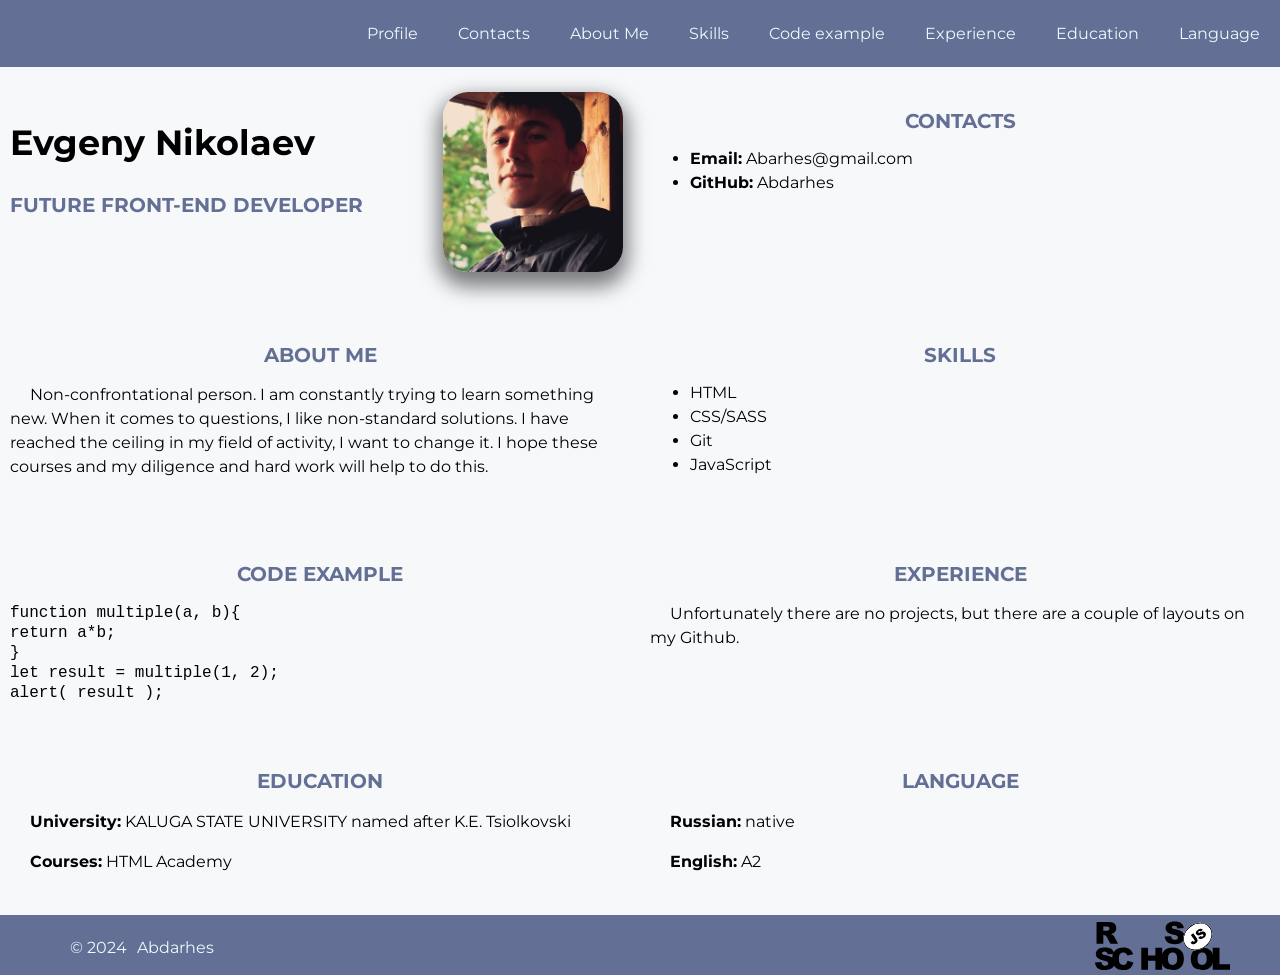
<file: index.html>
<!DOCTYPE html>
<html lang="en">
<head>
    <meta charset="UTF-8">
    <meta name="viewport" content="width=device-width, initial-scale=1.0">
    <title>CV</title>
    <link rel="stylesheet" href="styles/style.css">
    <link rel="icon" href="/Assets/Header/icons.png">
    <link rel="preconnect" href="https://fonts.googleapis.com">
    <link rel="preconnect" href="https://fonts.gstatic.com" crossorigin>
    <link href="https://fonts.googleapis.com/css2?family=Montserrat:wght@100;300;500;700&family=PT+Sans:ital,wght@0,400;0,700;1,400&family=Pacifico&display=swap" rel="stylesheet">
</head>
<body>
    <header>
        <div class="container">
            <nav class="nav">
                <ul class="nav-list">
                    <li>
                        <a href="#profile" class="nav-link">Profile</a>
                    </li>
                    <li class="nav-item">
                        <a href="#contacts" class="nav-link">Contacts</a>
                    </li>
                    <li class="nav-item">
                        <a href="#summary" class="nav-link">About Me</a>
                    </li>
                    <li class="nav-item">
                        <a href="#skills" class="nav-link">Skills</a>
                    </li>
                    <li class="nav-item">
                        <a href="#code" class="nav-link">Code example</a>
                    </li>
                    <li class="nav-item">
                        <a href="#experience" class="nav-link">Experience</a>
                    </li>
                    <li class="nav-item">
                        <a href="#education" class="nav-link">Education</a>
                    </li>
                    <li class="nav-item">
                        <a href="#language" class="nav-link">Language</a>
                    </li>
                </ul>
            </nav>
        </div>
    </header>
    <main>
        <div class="container main-container">
            <section class="section name_foto" id="profile">
                <div><h1>Evgeny Nikolaev</h1>
                <h2 class="section-title">future front-end developer</h2>
                </div>
                <div class="may_foto"><img src="Assets/Main/1.jpg" alt="cv-foto" class="avatar" width="180" height="180">
                </div>
            </section>
            <section  class="section" id="contacts">
                <h2 class="section-title">Contacts</h2>
                <ul>
                    <li><span>Email:</span> Abarhes@gmail.com</li>
                    <li><span>GitHub:</span> Abdarhes</li>
                </ul>
            </section>
            <section class="section"  id="summary">
                <h2 class="section-title">About Me</h2>
                <p>Non-confrontational person. I am constantly trying to learn something new. When it comes to questions, I like non-standard solutions. I have reached the ceiling in my field of activity, I want to change it. I hope these courses and my diligence and hard work will help to do this.</p>
            </section>
            <section class="section" id="skills">
                <h2 class="section-title">Skills</h2>
                <ul>
                    <li>HTML</li>
                    <li>CSS/SASS</li>
                    <li>Git</li>
                    <li>JavaScript</li>
                </ul>
            </section>
            <section class="section" id="code">
                <h2 class="section-title">Code example</h2>
                <code>
                    function multiple(a, b){  <br>
                        return a*b; <br>
                        } <br>  
                        let result = multiple(1, 2); <br>
                        alert( result ); <br>
                </code>
            </section>
            <section class="section" id="experience">
                <h2 class="section-title">Experience</h2>
                <p>Unfortunately there are no projects, but there are a couple of layouts on my Github.</p>
            </section>
            <section class="section" id="education">
                <h2 class="section-title">Education</h2>
                <p><span>University:</span> KALUGA STATE UNIVERSITY named after K.E. Tsiolkovski</p>
                <p><span>Courses:</span> <a href="https://htmlacademy.ru" class="education-a">HTML Academy</a></p>
            </section>
            <section class="section">
                <h2 class="section-title" id="language">Language</h2>
                <p><span>Russian:</span> native</p>
                <p><span>English:</span> A2</p>
            </section>
        </div>
    </main>
    <footer>
        <div class="container footer-nav">
            <div class="footer-list">
                <p>© 2024</p>
                <a href="https://github.com/Abdarhes" class="footer-item">Abdarhes</a>
            </div>
            <div><a href="https://old.rs.school/js-stage0"><img src="Assets/Footer/rs_school_js.svg" alt="logo" height="50"></a></div>
        </div>
    </footer>
</body>
</html>
</file>
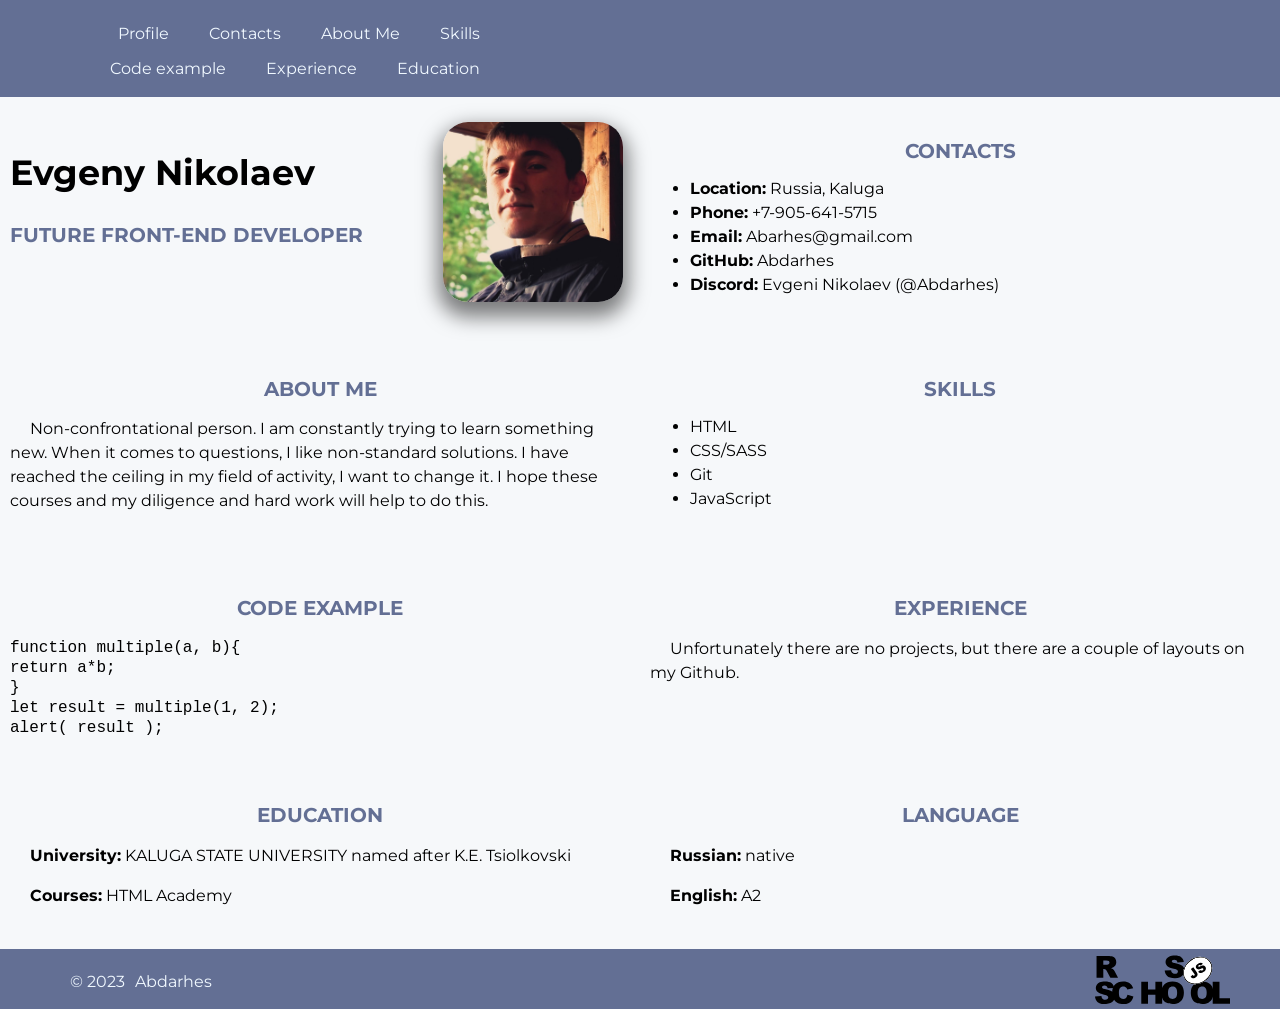
<file: cv/index.html>
<!DOCTYPE html>
<html lang="en">
<head>
    <meta charset="UTF-8">
    <meta name="viewport" content="width=device-width, initial-scale=1.0">
    <title>cv</title>
    <link rel="stylesheet" href="styles/style.css">
    <link rel="icon" href="assets/head/favicon.ico">
    <link rel="preconnect" href="https://fonts.googleapis.com">
    <link rel="preconnect" href="https://fonts.gstatic.com" crossorigin>
    <link href="https://fonts.googleapis.com/css2?family=Montserrat:wght@100;300;500;700&family=PT+Sans:ital,wght@0,400;0,700;1,400&family=Pacifico&display=swap" rel="stylesheet">
</head>
<body>
    <header>
        <div class="container">
            <nav class="nav">
                <ul class="nav-list">
                    <li>
                        <a href="#profile" class="nav-link">Profile</a>
                    </li>
                    <li class="nav-item">
                        <a href="#contacts" class="nav-link">Contacts</a>
                    </li>
                    <li class="nav-item">
                        <a href="#summary" class="nav-link">About Me</a>
                    </li>
                    <li class="nav-item">
                        <a href="#skills" class="nav-link">Skills</a>
                    </li>
                    <li class="nav-item">
                        <a href="#code" class="nav-link">Code example</a>
                    </li>
                    <li class="nav-item">
                        <a href="#experience" class="nav-link">Experience</a>
                    </li>
                    <li class="nav-item">
                        <a href="#education" class="nav-link">Education</a>
                    </li>
                    <li class="nav-item">
                        <a href="#language" class="nav-link">Language</a>
                    </li>
                </ul>
            </nav>
        </div>
    </header>
    <main>
        <div class="container main-container">
            <section class="section name_foto" id="profile">
                <div><h1>Evgeny Nikolaev</h1>
                <h2 class="section-title">future front-end developer</h2>
                </div>
                <div><img src="assets/Main/1.jpg" alt="cv-foto" class="avatar" width="180" height="180">
                </div>
            </section>
            <section  class="section" id="contacts">
                <h2 class="section-title">Contacts</h2>
                <ul>
                    <li><span>Location:</span> Russia, Kaluga</li>
                    <li><span>Phone:</span> +7-905-641-5715</li>
                    <li><span>Email:</span> Abarhes@gmail.com</li>
                    <li><span>GitHub:</span> Abdarhes</li>
                    <li><span>Discord:</span> Evgeni Nikolaev (@Abdarhes)</li>
                </ul>
            </section>
            <section class="section"  id="summary">
                <h2 class="section-title">About Me</h2>
                <p>Non-confrontational person. I am constantly trying to learn something new. When it comes to questions, I like non-standard solutions. I have reached the ceiling in my field of activity, I want to change it. I hope these courses and my diligence and hard work will help to do this.</p>
            </section>
            <section class="section" id="skills">
                <h2 class="section-title">Skills</h2>
                <ul>
                    <li>HTML</li>
                    <li>CSS/SASS</li>
                    <li>Git</li>
                    <li>JavaScript</li>
                </ul>
            </section>
            <section class="section" id="code">
                <h2 class="section-title">Code example</h2>
                <code>
                    function multiple(a, b){  <br>
                        return a*b; <br>
                        } <br>  
                        let result = multiple(1, 2); <br>
                        alert( result ); <br>
                </code>
            </section>
            <section class="section" id="experience">
                <h2 class="section-title">Experience</h2>
                <p>Unfortunately there are no projects, but there are a couple of layouts on my Github.</p>
            </section>
            <section class="section" id="education">
                <h2 class="section-title">Education</h2>
                <p><span>University:</span> KALUGA STATE UNIVERSITY named after K.E. Tsiolkovski</p>
                <p><span>Courses:</span> <a href="https://htmlacademy.ru" class="education-a">HTML Academy</a></p>
            </section>
            <section class="section">
                <h2 class="section-title" id="language">Language</h2>
                <p><span>Russian:</span> native</p>
                <p><span>English:</span> A2</p>
            </section>
        </div>
    </main>
    <footer>
        <div class="container footer-nav">
            <div class="footer-list">
                <p>© 2023</p>
                <a href="https://github.com/Abdarhes" class="footer-item">Abdarhes</a>
            </div>
            <div><a href="https://rs.school/js"><img src="assets/footer/rs_school_js.svg" alt="logo" height="50"></a></div>
        </div>
    </footer>
</body>
</html>
</file>
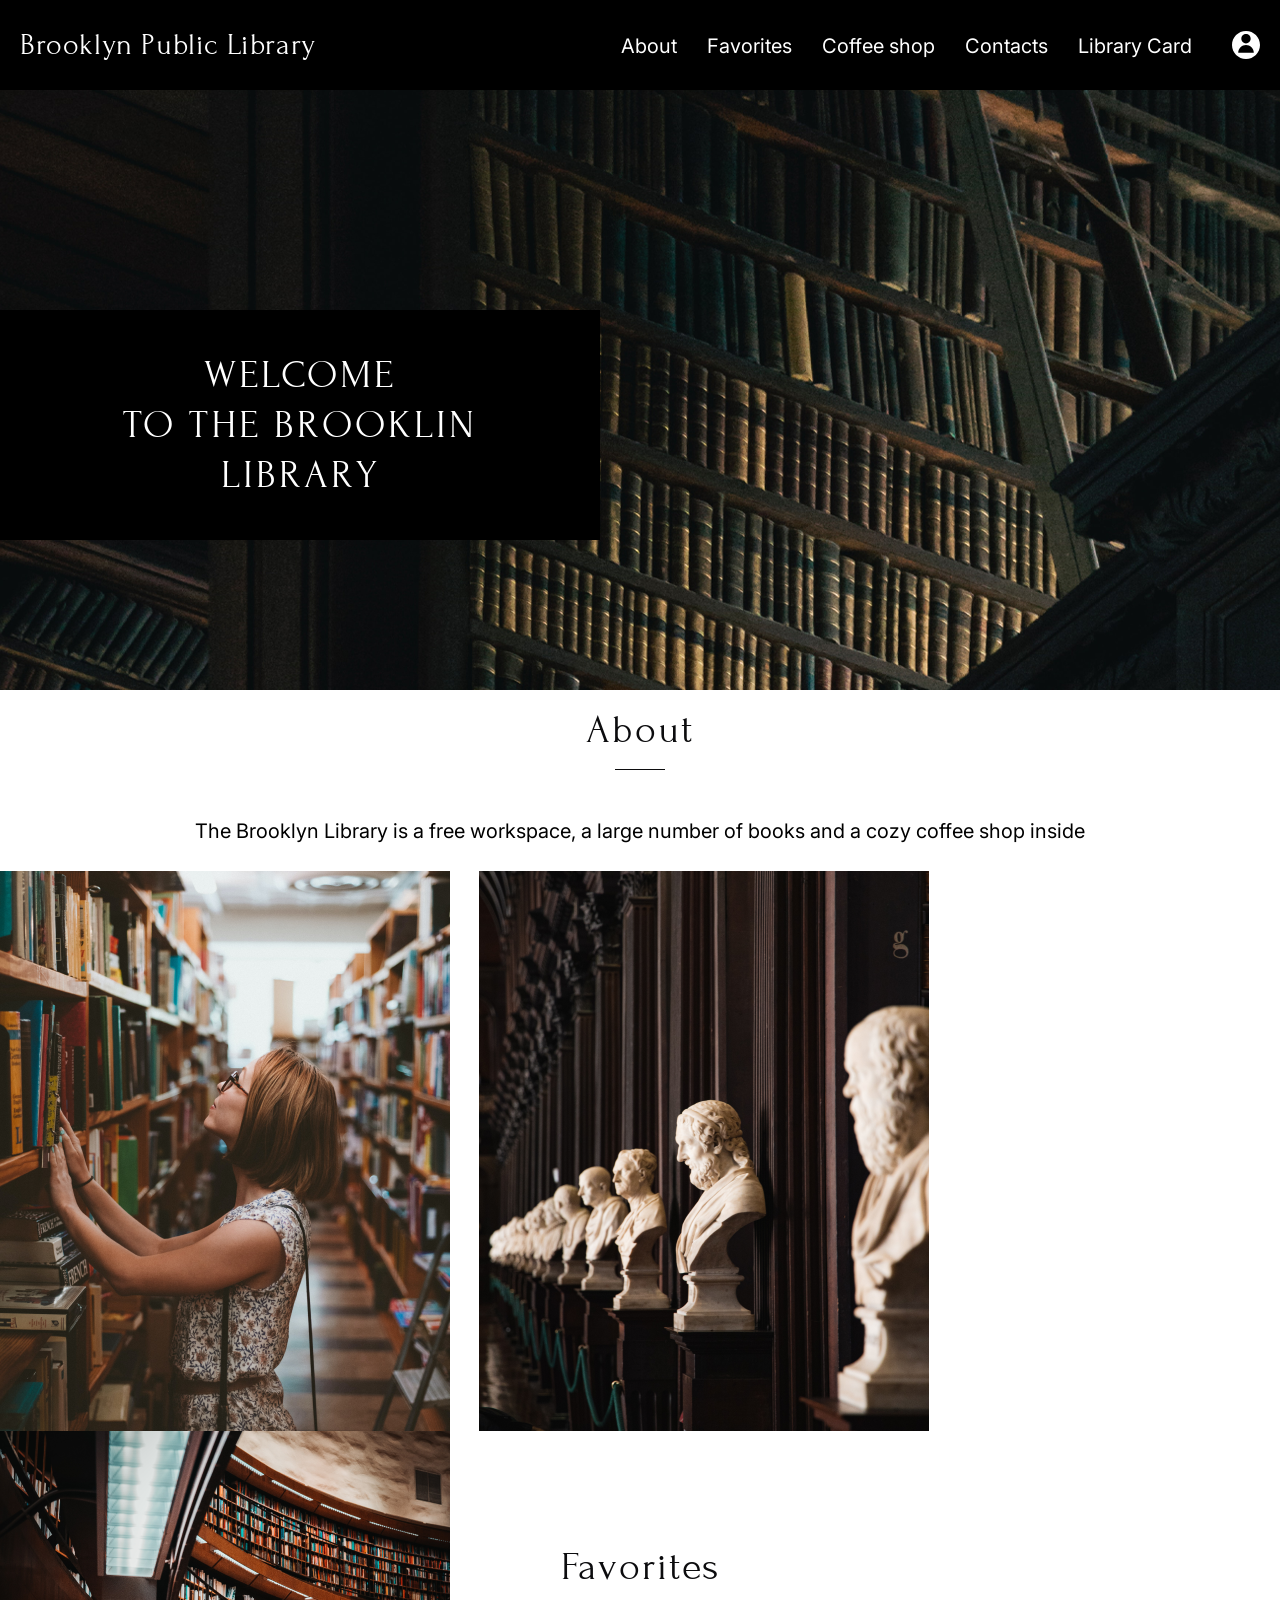
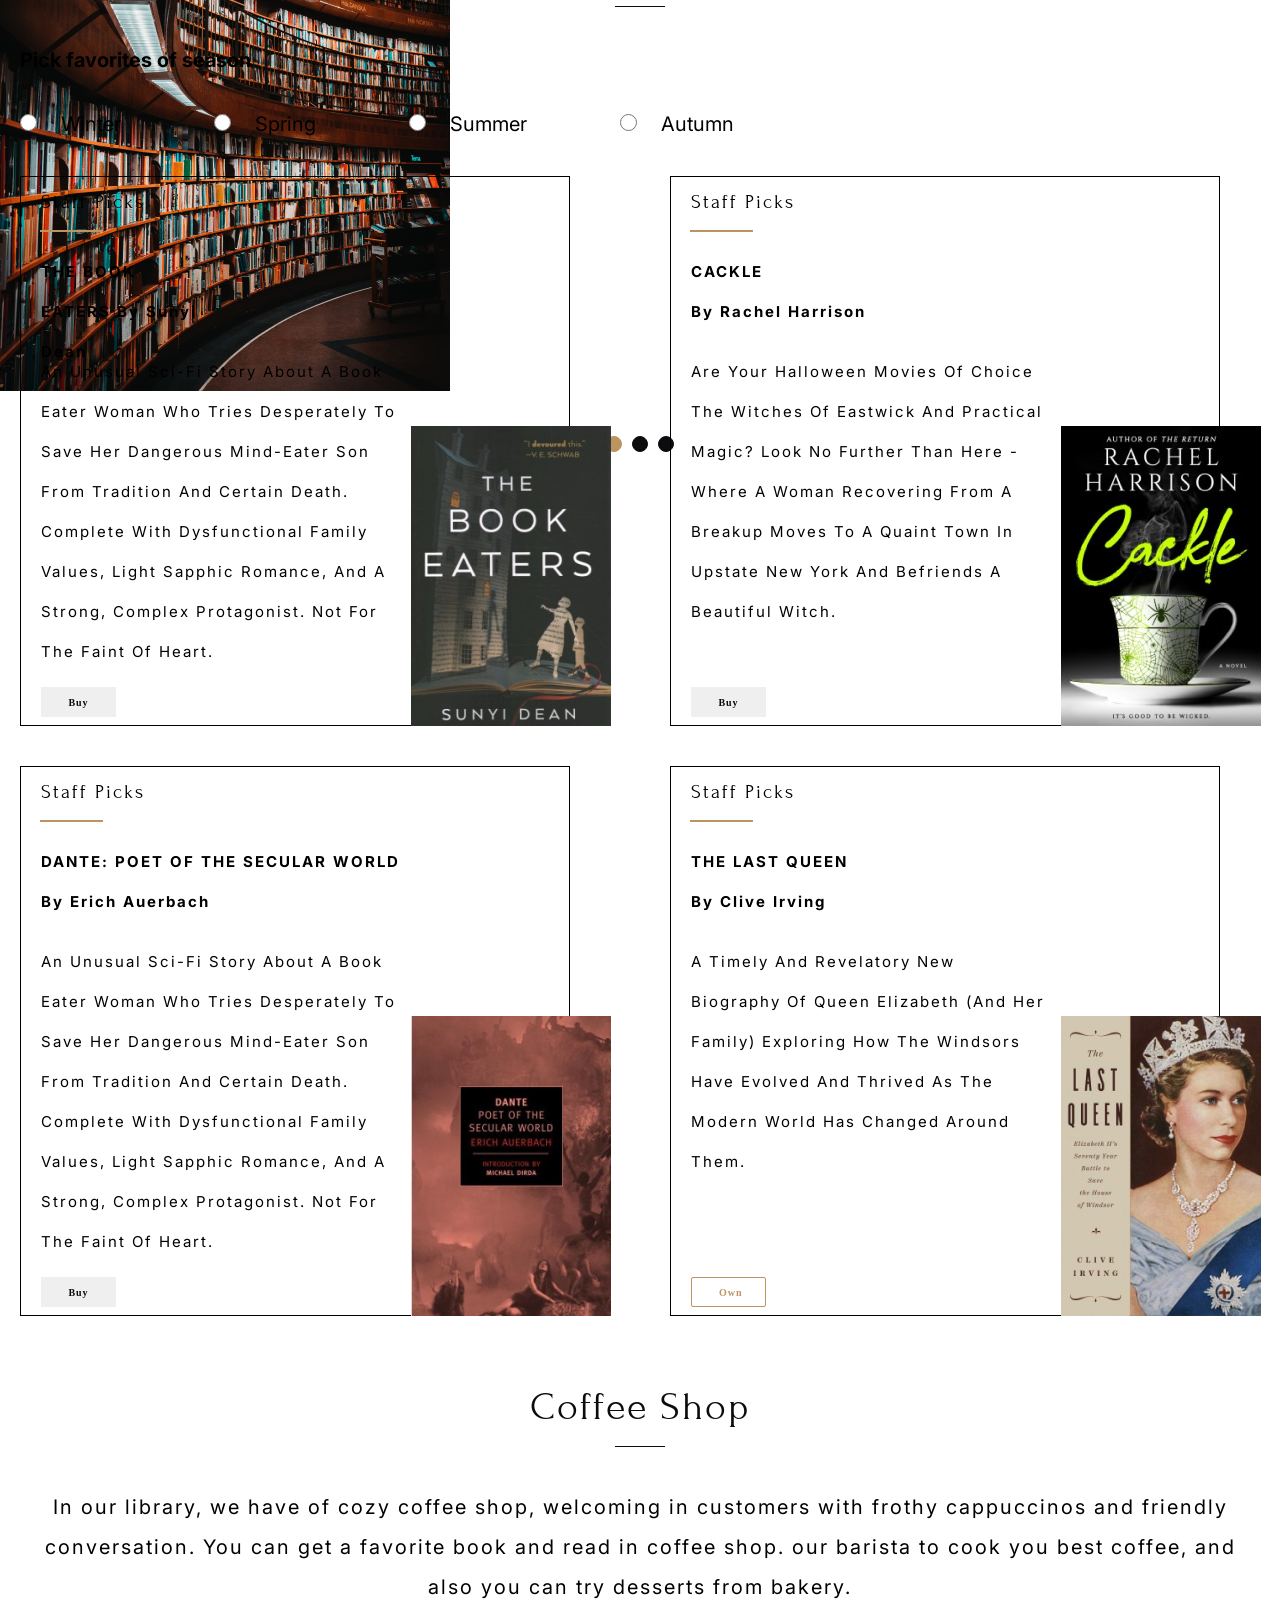
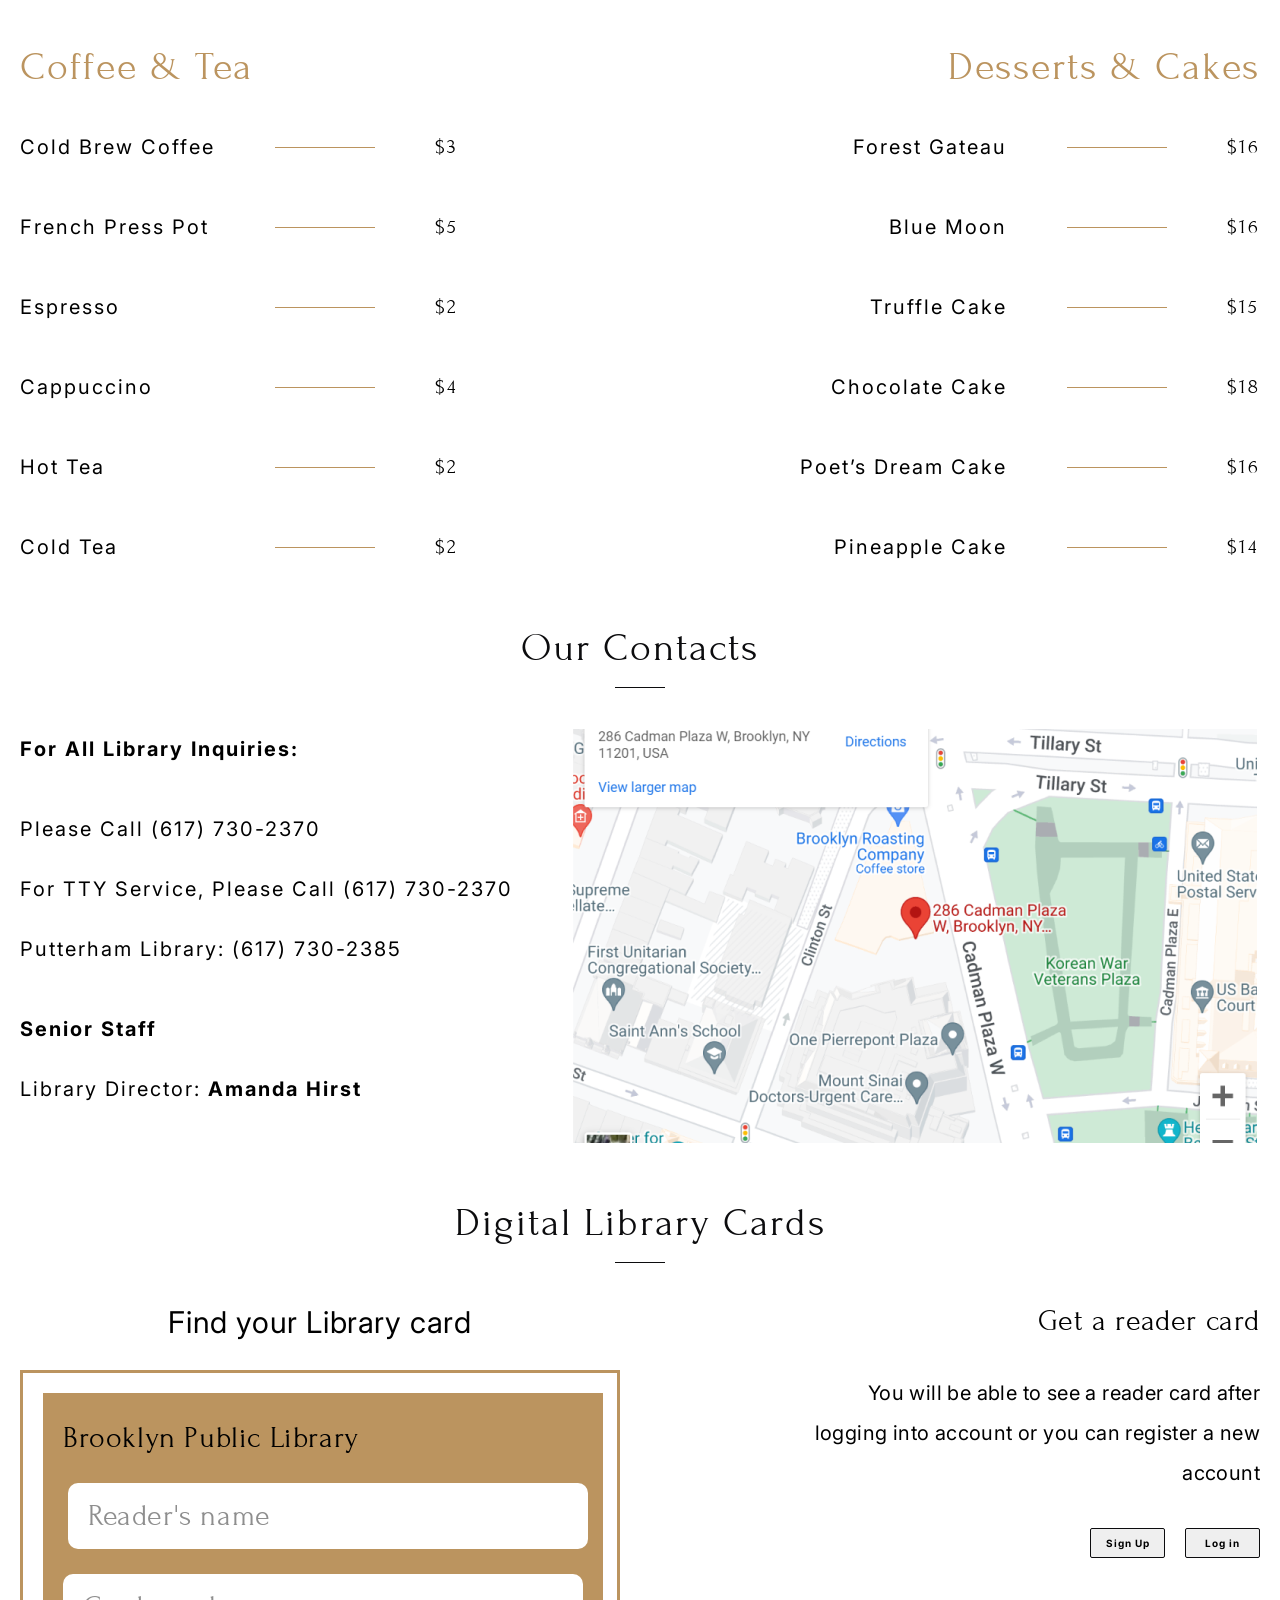
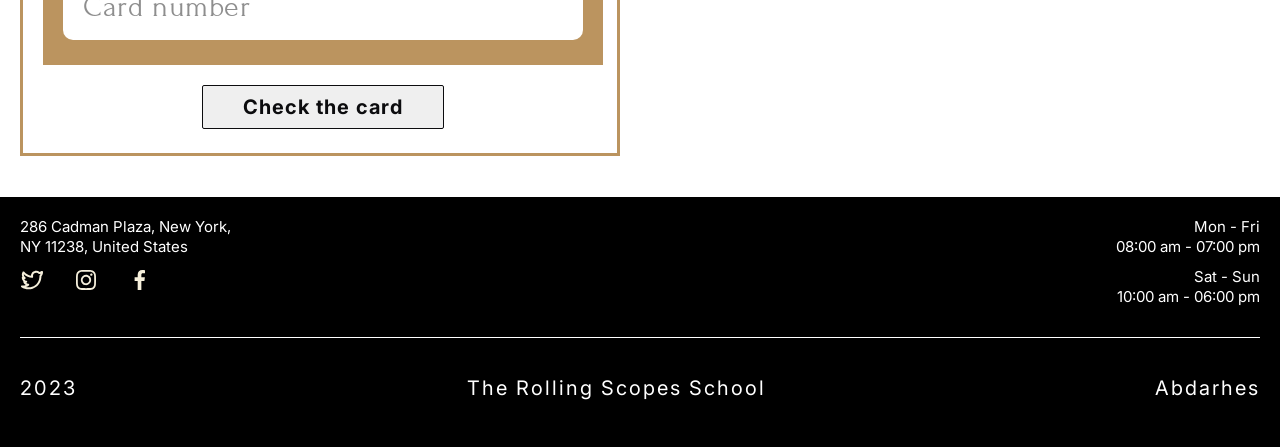
<file: library/index.html>
<!DOCTYPE html>
<html lang="en">
<head>
    <meta charset="UTF-8">
    <meta name="viewport" content="width=device-width, initial-scale=1.0">
    <link rel="stylesheet" href="styles/styles.css">
    <link rel="icon" href="assets/header/favicon.ico">
    <link rel="preconnect" href="https://fonts.googleapis.com">
    <link rel="preconnect" href="https://fonts.gstatic.com" crossorigin>
    <link href="https://fonts.googleapis.com/css2?family=Inter:wght@400;700&display=swap" rel="stylesheet">
    <link rel="preconnect" href="https://fonts.googleapis.com">
    <link rel="preconnect" href="https://fonts.gstatic.com" crossorigin>
    <link href="https://fonts.googleapis.com/css2?family=Forum&display=swap" rel="stylesheet">
    <title>Library</title>
</head>
<body>
    <script src="index.js"></script>
    <div class="wrapper">
        <div class="content">
            <header>
                <div class="container header_nav">
                    <div class="logo">
                        <p>Brooklyn Public Library</p>
                    </div>
                    <nav>
                        <ul class="header__list">
                            <li class="header__item"><a href="#about">About</a></li>
                            <li class="header__item"><a href="#favorites">Favorites</a></li>
                            <li class="header__item"><a href="#coffeeshop">Coffee shop</a></li>
                            <li class="header__item"><a href="#contacts">Contacts</a></li>
                            <li class="header__item"><a href="#librarycard">Library Card</a></li>
                        </ul>
                    </nav>
                    <div class="icon_profile">
                        <img src="assets/header/icon_profile.svg" alt="icon">
                    </div>
                </div>
            </header>
            <main>
                <div class="container">
                    <section class="welcome">
                        <h1>
                            welcome <br> 
                            to the brooklin <br> 
                            library  
                        </h1>                               
                    </section>
                    <section class="about" id="about">
                        <div class="item__title"><h2>About</h2></div>                    
                        <p>The Brooklyn Library is a free workspace,
                             a large number of books and a cozy coffee shop inside 
                        </p>   
                        <div class="image__items">
                            <img src="assets/main/about/image1.png" alt="">
                            <img src="assets/main/about/image2.png" alt="">
                            <img src="assets/main/about/image3.png" alt="">
                        </div>
                        <div class="carusel">
                            <div class="carusel__buttons">
                                <a class="carusel__btn" href="#"><span class="btn_bej"></span></a>
                                <a class="carusel__btn" href="#"><span class="carusel__btn__link"></span></a>
                                <a class="carusel__btn" href="#"><span class="carusel__btn__link"></span></a>
                              </div>
                        </div>
                    </section>
                    <section class="favorites" id="favorites">
                        <div class="item__title"><h2>Favorites</h2></div>
                        <div class="favorites__form">
                            <form action="#" method="post" enctype="multipart/form-data">
                                <fieldset>
                                    <legend>Pick favorites of season</legend>
                                    <div class="form__list">
                                        <input type="radio" id="seasonsChoice1" name="seasons" value="spring" class="form__item__input1">
                                         <label for="seasonsChoice2" class="form__item__label form__item__label1">Winter</label>
                                        <input type="radio" id="seasonsChoice2" name="seasons" value="spring" class="form__item__input2">
                                         <label for="seasonsChoice2" class=" form__item__label form__item__label2">Spring</label>
                                        <input type="radio" id="seasonsChoice3" name="seasons" value="summer" class="form__item__input3">
                                        <label for="seasonsChoice3" class=" form__item__label form__item__label3">Summer</label>
                                        <input type="radio" id="seasonsChoice4" name="seasons" value="autumn" class="form__item__input4">
                                        <label for="seasonsChoice4" class=" form__item__label form__item__label4">Autumn</label>
                                  </div>
                                </fieldset>
                            </form>
                        </div>
                        <div class="favorites__items">
                            <div class="book">
                                <div>
                                    <p class="book__hot">Staff picks</p>
                                    <p class="book1__name">
                                        The Book Eaters
                                        <span>By Sunyi Dean</span>
                                    </p>
                                    <p class="book1__overview">
                                        An unusual sci-fi story about a book eater woman 
                                        who tries desperately to save her dangerous mind-eater 
                                        son from tradition and certain death. Complete with dysfunctional
                                         family values, light Sapphic romance, and a strong, complex 
                                         protagonist. Not for the faint of heart.       
                                    </p>
                                    <button class="book__btn">Buy</button>
                                </div>
                                <div class="item__book">
                                    <img src="assets/main/favorites/book1.png" alt="book1">
                                </div>
                            </div>
                            <div class="book">
                                <div>
                                    <p class="book__hot">Staff picks</p>
                                    <p class="book2__name">
                                        Cackle <br>
                                        <span>By Rachel Harrison</span>
                                    </p>
                                    <p class="book2__overview">
                                        Are your Halloween movies of choice The Witches of Eastwick and 
                                        Practical Magic? Look no further than here - where a woman recovering 
                                        from a breakup moves to a quaint town in upstate New York and befriends 
                                        a beautiful witch.       
                                    </p>
                                    <button class="book__btn">Buy</button>
                                </div>
                                <div class="item__book">
                                    <img src="assets/main/favorites/book2.png" alt="book2">
                                </div>
                            </div>
                            <div class="book">
                                <div>
                                    <p class="book__hot">Staff picks</p>
                                    <p class="book3__name">
                                        Dante: Poet of the Secular World
                                        <span>By Erich Auerbach</span>
                                    </p>
                                    <p class="book3__overview">
                                        An unusual sci-fi story about a book eater woman 
                                        who tries desperately to save her dangerous mind-eater 
                                        son from tradition and certain death. Complete with dysfunctional
                                         family values, light Sapphic romance, and a strong, complex 
                                         protagonist. Not for the faint of heart.       
                                    </p>
                                    <button class="book__btn">Buy</button>
                                </div>
                                <div class="item__book">
                                    <img src="assets/main/favorites/book3.png" alt="book3">
                                </div>
                            </div>
                            <div class="book">
                                <div>
                                    <p class="book__hot">Staff picks</p>
                                    <p class="book4__name">
                                        The Last Queen <br>
                                        <span>By Clive Irving</span>
                                    </p>
                                    <p class="book4__overview">
                                        A timely and revelatory new biography of Queen Elizabeth 
                                        (and her family) exploring how the Windsors have evolved and 
                                        thrived as the modern world has changed around them.       
                                    </p>
                                    <button class="book__btn book__own">Own</button>
                                </div>
                                <div class="item__book">
                                    <img src="assets/main/favorites/book4.png" alt="book4">
                                </div>
                            </div>
                        </div>
                    </section>
                    <section class="coffee__shop" id="coffeeshop">
                        <div class="item__title"><h2>Coffee Shop</h2></div>
                        <p>I<span class="lowercase">n our library, we have of cozy coffee shop, welcoming in customers
                                 with frothy cappuccinos and friendly conversation.
                                <span class="uppercase">y</span>ou can get a favorite book and read in coffee shop. 
                                Our barista to cook you best coffee, and also you can try desserts from bakery.</span>
                        </p>
                        <div class="menu">
                            <div class="coffee__tea">
                                <div class="menu__title">Coffee & Tea</div>
                                <div class="drinks">
                                    <div class="drinks__item">
                                        <div>Cold Brew Coffee</div>
                                        <div>French Press Pot</div>
                                        <div>Espresso</div>
                                        <div>Cappuccino</div>
                                        <div>Hot tea</div>
                                        <div>Cold tea</div>
                                    </div>
                                    <div class="menu__item">
                                        <div></div>
                                        <div></div>
                                        <div></div>
                                        <div></div>
                                        <div></div>
                                        <div></div>
                                    </div>
                                    <div class="menu__price">
                                        <div>$3</div>
                                        <div>$5</div>
                                        <div>$2</div>
                                        <div>$4</div>
                                        <div>$2</div>
                                        <div>$2</div>
                                    </div>
                                </div>
                            </div>
                            <div class="desserts__cakes">
                                <div class="menu__title2">Desserts & Cakes</div>
                                <div class="deserts">
                                    <div class="deserts__item">
                                        <div>Forest Gateau</div>
                                        <div>Blue Moon</div>
                                        <div>Truffle Cake</div>
                                        <div>Chocolate Cake</div>
                                        <div>Poet’s Dream Cake</div>
                                        <div>Pineapple Cake</div>
                                    </div>
                                    <div class="menu__item">
                                        <div></div>
                                        <div></div>
                                        <div></div>
                                        <div></div>
                                        <div></div>
                                        <div></div>
                                     </div>
                                    <div class="menu__price">
                                        <div>$16</div>
                                        <div>$16</div>
                                        <div>$15</div>
                                        <div>$18</div>
                                        <div>$16</div>
                                        <div>$14</div>
                                    </div>
                                </div>
                            </div>
                        </div>
                    </section>
                    <section class="contacts" id="contacts">
                        <div class="item__title"><h2>Our Contacts</h2></div>
                        <div class="contacts__info">
                            <div class="contacts__phone">
                                <div class="text__item1">
                                    For all Library inquiries:
                                </div>
                                <div class="text__item2">
                                    Please call <a href="tel:+6177302370">(617) 730-2370</a>
                                </div>
                                <div class="text__item3">
                                    For TTY service, please call <a href="tel:+6177302370">(617) 730-2370</a> 
                                </div>
                                <div class="text__item4">
                                    Putterham Library: <a href="tel:+6177302385">(617) 730-2385</a> 
                                </div>
                                <div class="text__item5">
                                    Senior Staff
                                </div>
                                <div class="text__item6">
                                    Library Director: <a href="mailto:amandahirst@gmail.com"><span>Amanda Hirst</span></a>
                                </div>
                            </div>
                            <div>
                                <img src="assets/main/Our_contacts/Rectangle4.png" alt="Rectangle">
                            </div>
                        </div>
                    </section>
                    <section class="digital_library_cards" id="librarycard">
                        <div class="item__title"><h2>Digital Library Cards</h2></div>
                        <div class="library__card">
                            <div class="card__item">
                                <div class="card__title">
                                    Find your Library card
                                </div>
                                <form action="#" method="post" enctype="multipart/form-data">
                                    <div class="card__bg">
                                        <div class="card__bg__item"><p>Brooklyn Public Library</p></div>
                                        <input class="card__field" placeholder="Reader's name " type="text" name="name">
                                        <input class="card__field" placeholder="Card number" type="text" name="card__number">
                                    </div>
                                    <button class="card__bg__button">Check the card</button>
                                </form>
                            </div>
                            <div class="get__reader__card">
                                <div class="get__card">
                                    Get a reader card
                                </div>
                                <div class="get__item">
                                    You will be able to see a reader card after 
                                    logging into account or you can register 
                                    a new account
                                </div>
                                <div class="get__button">
                                    <button>Sign Up</button>
                                    <button>Log in</button>
                                </div>
                            </div>
                        </div>
                    </section>
                </div>
            </main>
            <footer>
                <div class="container footer__nav">
                   <div class="adress">
                        <div>
                            <div class="adress__item">
                                <div><a class="address__link" target="_blank" href="https://www.google.com/maps/search/286+Cadman+Plaza,+New+York,+NY+11238,+United+States/@40.6956377,-73.9932709,17z/data=!3m1!4b1?hl=ru&entry=ttu">286 Cadman Plaza, New York, 
                                    NY 11238, United States</a></div>
                            </div>
                            <div>
                                <ul class="adress__icon">
                                     <li><a class="media__link" target="_blank" href="https://twitter.com"><img src="assets/footer/u_twitter-alt.svg" alt="twitter"></a></li>
                                      <li><a class="media__link" target="_blank" href="https://www.instagram.com"><img src="assets/footer/u_instagram.svg" alt="instagram"></a></li>
                                     <li><a class="media__link" target="_blank" href="https://www.facebook.com"><img src="assets/footer/u_facebook-f.svg" alt="facebook"></a></li>
                                </ul> 
                            </div>
                        </div>
                        <div class="opening__hours">
                            <div class="opening__time">
                                <div>Mon - Fri</div>
                                <div >08:00 am - 07:00 pm</div>
                            </div>
                            <div>
                                <div>Sat - Sun</div>
                                <div>10:00 am - 06:00 pm</div>  
                            </div>
                        </div>
                    </div> 
                    <div class="footer__rss">
                        <div>
                            <div>2023</div>
                         </div>
                         <div>
                            <div><a class="footer__link" target="_blank" href="https://rs.school/js-stage0/">The Rolling Scopes School</a></div>
                        </div>
                        <div>
                            <div><a class="footer__link" target="_blank" href="https://github.com/Abdarhes">Abdarhes</a></div>
                        </div>
                     </div> 
                </div>
            </footer>
        </div>
    </div>
</body>
</html>
</file>
<file: styles/style.css>
* {
    box-sizing: border-box;
}
html {
    scroll-behavior: smooth;
}
body {
    margin: 0 auto;
    display: flex;
    flex-direction: column;
    justify-content: space-between;
    align-items: center;
    font-family: 'Montserrat', sans-serif;
    font-size:16px;
}
header {
    background-color: #636F94;
    min-height: 65px;
    width: 100%;
    max-width: 1440px;
}
.container {
    max-width: 1440px;
}
.nav-list {
    display: flex;
    justify-content: flex-end;
    flex-wrap: wrap;
    align-items: center;
    list-style: none;
}
.nav-link {
    padding: 0 20px;
    line-height: 35px;
    transition: .3s;
    color: aliceblue;
}
.nav-link:hover {
    color: #ECE89D;
}
.nav a {
    text-decoration: none;
} 
.main-container {
    display: flex;
    flex-wrap: wrap;
    background-color: #F6F8FA; 
}
.avatar {
    box-shadow: 0px 10px 20px 5px rgba(0, 0, 0, 0.5);
    border-radius:25px;
    margin-left: 80px;
}    
.section {
    margin: 15px 0;
    width: 50%;
    padding: 10px;
}
h1 {
    font-size: 35px;
}
p {
    line-height: 1.5em; 
    text-indent: 20px;
}
#contacts li {
    margin: 5px 0;
}
#skills li {
    margin: 5px 0;
}
span {
    font-weight:700;
}
.education-a {
    text-decoration: none;
    color: black;
}
.section-title {
    text-align: center;
    text-transform: uppercase;
    font-size:20px;
    color: #636F94;
}
.name_foto {
    display: flex;
    flex-wrap: wrap;
}
footer {
    background-color: #636F94;
    height: 65px;
    max-width: 1440px;
    width: 100%;
}
.footer-nav {
    display: flex;
    justify-content: space-between;
    margin: 5px 50px;
}    

.footer-list {
    display: flex;
    align-items:center;
    color: aliceblue;
}
.footer-list a {
    text-decoration:none;
    margin-left: 10px;
    color: aliceblue;
}
.footer-list a:hover {
    color: #ECE89D;
}

@media (max-width: 768px) {
    .section {
      width: 100%;
    }
    .nav-list {
        justify-content: center;
    }
    .main-container {
        flex-direction: column;
        align-items: center;
    }
    .name_foto{
        flex-direction: column;
        justify-content: center;
        align-items: center;
        margin: 0 auto;
    }
    .avatar {
        margin: 0 auto;
    }
  }
</file>
<file: cv/styles/style.css>
* {
    box-sizing: border-box;
}
html {
    scroll-behavior: smooth;
}
body {
    margin: 0 auto;
    display: flex;
    flex-direction: column;
    justify-content: space-between;
    font-family: 'Montserrat', sans-serif;
    font-size:16px;
    max-width: 1440px;
}
header {
    background-color: #636F94;
    width: 1440px;
    

    
}
.container {
    max-width: 1440px;
}
.nav-list {
    height: 65px;
    display: flex;
    justify-content: flex-end;
    flex-wrap: wrap;
    align-items: center;
    list-style: none;
    width: 500px;

}
.nav-link {
    padding: 0 20px;
    line-height: 35px;
    transition: .3s;
    color: aliceblue;
}
.nav-link:hover {
    color: #ECE89D;
}
.nav a {
    text-decoration: none;
} 
.main-container {
    display: flex;
    flex-wrap: wrap;
    background-color: #F6F8FA; 
}
.avatar {
    box-shadow: 0px 10px 20px 5px rgba(0, 0, 0, 0.5);
    border-radius:25px;
    margin-left: 80px;
}    
.section {
    margin: 15px 0;
    width: 50%;
    padding: 10px;
}
h1 {
    font-size: 35px;
}
p {
    line-height: 1.5em; 
    text-indent: 20px;
}
#contacts li {
    margin: 5px 0;
}
#skills li {
    margin: 5px 0;
}
span {
    font-weight:700;
}
.education-a {
    text-decoration: none;
    color: black;
}
.section-title {
    text-align: center;
    text-transform: uppercase;
    font-size:20px;
    color: #636F94;
}
.name_foto {
    display: flex;
    flex-wrap: wrap;
}
footer {
    background-color: #636F94;
    
    height: 65px;
    max-width: 1440px;
}
.footer-nav {
    display: flex;
    justify-content: space-between;
    margin: 5px 50px;
}    

.footer-list {
    display: flex;
    align-items:center;
    color: aliceblue;
}
.footer-list a {
    text-decoration:none;
    margin-left: 10px;
    color: aliceblue;
}
.footer-list a:hover {
    color: #ECE89D;
}

@media (max-width: 768px) {
    .section {
      width: 100%;
    }
  }
</file>
<file: library/styles/styles.css>
/*Обнуление*/
*{
	padding: 0;
	margin: 0;
	border: 0;
}
*,*:before,*:after{
	-moz-box-sizing: border-box;
	-webkit-box-sizing: border-box;
	box-sizing: border-box;
}
:focus,:active{outline: none;}
a:focus,a:active{outline: none;}

nav,footer,header,aside{display: block;}

html,body{
	height: 100%;
	width: 100%;
	font-size: 100%;
	line-height: 1;
	font-size: 14px;
	-ms-text-size-adjust: 100%;
	-moz-text-size-adjust: 100%;
	-webkit-text-size-adjust: 100%;
}

button,textarea{font-family:inherit;}
input::-ms-clear{display: none;}
button{cursor: pointer;}
button::-moz-focus-inner {padding:0;border:0;}
a, a:visited{text-decoration: none;}
a:hover{text-decoration: none;}
ul li{list-style: none;}
img{vertical-align: top;}

h1,h2,h3,h4,h5,h6{font-size:inherit;font-weight: 400;}
/*--------------------*/


html {
    scroll-behavior: smooth;
}

.wrapper {
    min-height: 100%;
    display: flex;
	flex-direction: column;
}

.container {
    max-width: 1440px;
	margin: 0px auto;
}


.header_nav {
    display: flex;
    height: 90px;
    align-items:center;
    background-color: black;
}

.header__item a:hover {
    color: #BB945F;
}

.logo {
    margin-left: 20px;
}

.logo p {
    color: white;
    font-family: Forum;
    font-size: 30px;
    font-style: normal;
    font-weight: 400;
    line-height: 50px; /* 166.667% */
    letter-spacing: 0.6px;
}

nav {
    margin: auto;
    margin-right: 40px;
}

nav ul {
    display: inline-flex;
    align-items: center;
    margin: 0 -30px;
}

ul li {
    margin: 1px 30px 0 0;
}

li a {
    color: #FFF;
    font-family: Inter;
    font-size: 20px;
    font-style: normal;
    font-weight: 400;
    line-height: 50px; /* 250% */
}

.icon_profile {
    margin-right: 20px;
}

.welcome {
    display: block;
    position: relative;
    height: 600px;
    background: url("../assets/main/welcome/books.png") no-repeat;
}

.welcome h1 {
    display: block;
    position: absolute;
    width: 520px;
    height: 150px;
    margin-top: 220px;
    text-align: center;
    font-family: Forum;
    font-size: 40px;
    font-style: normal;
    font-weight: 400;
    line-height: 50px; /* 125% */
    letter-spacing: 3px;
    text-transform: uppercase;
    box-sizing: content-box;
    border: black solid 40px;
    color: white;
    background-color: black;
}

.about {
    display: flex;
    flex-direction: column;
    align-items: center;
    height: 837px;
}

.item__title {
    color: #0C0C0E;
    font-family: Forum;
    font-size: 40px;
    font-style: normal;
    font-weight: 400;
    line-height: 40px; /* 100% */
    letter-spacing: 2px;
    text-transform: capitalize;
    position: relative;
    text-align: center;
    margin-top: 20px;

}

.item__title::after {
    content: "";
    position: absolute;
    width: 50px;
    bottom: 0;
    height: 1px;
    background-color: #0C0C0E;
    text-align: center;
    margin: 0 0 -20px -25px;
}

.about p {
    color: #000;
    text-align: center;
    font-family: Inter;
    font-size: 20px;
    font-style: normal;
    font-weight: 400;
    line-height: 40px; /* 200% */
}

.about p {
    margin-top: 61px;
}

.image__items {
    margin: 0 -12.5px;
    margin-top: 20px;
}

.image__items img {
    margin: 0 12.5px;
}

.carusel {
    margin-top: 40px;
}

.carusel__buttons {
    display: flex;
}

.carusel__btn {
    display: block;
    height: 26px;
    width: 26px;
    padding: 5px;
    outline: none !important;
}

.carusel__btn__link {
    display: block;
    height: 16px;
    width: 16px;
    background-color: #0C0C0E;
    border: 1px solid #0C0C0E;
    border-radius: 50%;
}

.btn_bej {
    display: block;
    height: 16px;
    width: 16px;
    background-color: #BB945F;
    border: 1px solid #BB945F;
    border-radius: 50%;
}

.favorites {
    display: flex;
    flex-direction: column;
    height: 1439px;
}

.favorites__form {
    margin-top: 61px;
    margin-left: 20px;
}

input[type='radio'] {
    accent-color: #000000;}

.form__item__input1:checked~.form__item__label1 {
    font-weight: 700;
}

.form__item__input2:checked~.form__item__label2 {
    font-weight: 700;
}

.form__item__input3:checked~.form__item__label3 {
    font-weight: 700;
}

.form__item__input4:checked~.form__item__label4 {
    font-weight: 700;
}

legend {
    color: #000;
    font-family: Inter;
    font-size: 20px;
    font-style: normal;
    font-weight: 700;
    line-height: normal;
}

.form__list {
    margin-top: 40px;
}

.form__list input {
    width: 17px;
    height: 17px;
    flex-shrink: 0;
}

.form__item__label {
    margin-left: 20px;
    margin-right: 90px;
    color: #000;
    font-family: Inter;
    font-size: 20px;
    font-style: normal;
    font-weight: 400;
    line-height: normal;
}



.form__list span {
    margin-left: 20px;
}

.favorites__items {
    display: flex;
    justify-content: space-between;
    margin-left: 20px;
    margin-right: 60px;
    flex-wrap: wrap;
    
}

.book {
    margin-top: 40px;
    display: flex;
    width: 550px;
    height: 550px;
    border: 1px solid #000;
}

.book__hot {
    position: relative;
    height: 40px;
    margin-top: 15px;
    margin-left: 20px;
    font-family: Forum;
    font-size: 20px;
    font-style: normal;
    font-weight: 400;
    letter-spacing: 2px;
    text-transform: capitalize;
}

.book__hot::after {
    content: "";
    position: absolute;
    width: 63px;
    bottom: 0;
    height: 2px;
    background-color: rgba(187, 148, 95, 1);
    text-align: center;
    margin-left: -105px;
}

.book1__name {
    width: 170px;
    height: 80px;
    margin-top: 20px;
    margin-left: 20px;
    color: #000;
    font-family: Inter;
    font-size: 15px;
    font-style: normal;
    font-weight: 700;
    line-height: 40px; /* 266.667% */
    letter-spacing: 2px;
    text-transform: uppercase;
}

.book1__name span {
    color: #000;
    font-family: Inter;
    font-size: 15px;
    font-style: normal;
    font-weight: 700;
    line-height: 40px;
    letter-spacing: 2px;
    text-transform: capitalize;
}

.book2__name {
    margin-top: 20px;
    margin-left: 20px;
    color: #000;
    font-family: Inter;
    font-size: 15px;
    font-style: normal;
    font-weight: 700;
    line-height: 40px; /* 266.667% */
    letter-spacing: 2px;
    text-transform: uppercase;
}

.book2__name span {
    color: #000;
    font-family: Inter;
    font-size: 15px;
    font-style: normal;
    font-weight: 700;
    line-height: 40px;
    letter-spacing: 2px;
    text-transform: capitalize;
}

.book3__name {
    margin-top: 20px;
    margin-left: 20px;
    color: #000;
    font-family: Inter;
    font-size: 15px;
    font-style: normal;
    font-weight: 700;
    line-height: 40px; /* 266.667% */
    letter-spacing: 2px;
    text-transform: uppercase;
}

.book3__name span {
    color: #000;
    font-family: Inter;
    font-size: 15px;
    font-style: normal;
    font-weight: 700;
    line-height: 40px;
    letter-spacing: 2px;
    text-transform: capitalize;
}

.book4__name {
    width: 160px;
    height: 80px;
    margin-top: 20px;
    margin-left: 20px;
    color: #000;
    font-family: Inter;
    font-size: 15px;
    font-style: normal;
    font-weight: 700;
    line-height: 40px;
    letter-spacing: 2px;
    text-transform: uppercase;
}

.book4__name span {
    color: #000;
    font-family: Inter;
    font-size: 15px;
    font-style: normal;
    font-weight: 700;
    line-height: 40px;
    letter-spacing: 2px;
    text-transform: capitalize;
}

.book1__overview {
    width: 355px;
    height: 320px;
    margin: 20px 15px 0px 20px;
    color: #000;
    font-family: Inter;
    font-size: 15px;
    font-style: normal;
    font-weight: 400;
    line-height: 40px; /* 266.667% */
    letter-spacing: 2px;
    text-transform: capitalize;

}      

.book2__overview {
    width: 355px;
    height: 320px;
    margin: 20px 15px 0 20px;
    color: #000;
    font-family: Inter;
    font-size: 15px;
    font-style: normal;
    font-weight: 400;
    line-height: 40px; /* 266.667% */
    letter-spacing: 2px;
    text-transform: capitalize;
}

.book3__overview {
    width: 355px;
    height: 320px;
    margin: 20px 15px 0 20px;
    color: #000;
    font-family: Inter;
    font-size: 15px;
    font-style: normal;
    font-weight: 400;
    line-height: 40px; /* 266.667% */
    letter-spacing: 2px;
    text-transform: capitalize;
}

.book4__overview {
    width: 355px;
    height: 320px;
    margin: 20px 15px 0px 20px;
    color: #000;
    font-family: Inter;
    font-size: 15px;
    font-style: normal;
    font-weight: 400;
    line-height: 40px;
    letter-spacing: 2px;
    text-transform: capitalize;
}

.book__btn {
    margin: 15px 0px 15px 20px;
    padding: 9px 27px;
    color: #0C0C0E;
    font-size: 10px;
    font-weight: 700;
    letter-spacing: 1px;
    transition: border 0.7s;
    transition:  background-color 0.6s;
    width: 75px;
    height: 30px;
}

.book__btn:hover{
    background-color: #BB945F;
    border: 2px solid #BB945F;
    border-radius: 2px;
}

.book__own {
    color: #BB945F;
    border: 1px solid #BB945F !important;
    border-radius: 2px;
    background-color: #FFF !important;
}

.item__book {
    margin-top: auto;
    margin-right: -40px;
    margin-bottom: -1px;
}

.coffee__shop {
    display: flex;
    flex-direction: column;
    margin: 1px 20px 0px 20px;
    height: 841px;
}

.coffee__shop p {
    margin-top: 60px;
    color: #000;
    text-align: center;
    font-family: Inter;
    font-size: 20px;
    font-style: normal;
    font-weight: 400;
    line-height: 40px; /* 200% */
    letter-spacing: 2px;
    text-transform: capitalize;
}

.lowercase {
    color: #000;
    font-family: Inter;
    font-size: 20px;
    font-style: normal;
    font-weight: 400;
    line-height: 40px;
    letter-spacing: 2px;
    text-transform: lowercase;
}
.uppercase {
    color: #000;
    font-family: Inter;
    font-size: 20px;
    font-style: normal;
    font-weight: 400;
    line-height: 40px;
    letter-spacing: 2px;
    text-transform: uppercase;
}

.menu {
    margin-top: 40px;
    display: flex;
    justify-content: space-between;
}

.menu__title {
    color: #BB945F;
    font-family: Forum;
    font-size: 40px;
    font-style: normal;
    font-weight: 400;
    line-height: 40px; /* 100% */
    letter-spacing: 2px;
    text-transform: capitalize;
}

.drinks {
    display: flex;
}

.drinks__item div {
    margin-top: 40px;
    color: #000;
    font-family: Inter;
    font-size: 20px;
    font-style: normal;
    font-weight: 400;
    line-height: 40px; /* 200% */
    letter-spacing: 2px;
    text-transform: capitalize;
}

.deserts {
    display: flex;

}

.menu__title2 {
    text-align: end;
    color: #BB945F;
    font-family: Forum;
    font-size: 40px;
    font-style: normal;
    font-weight: 400;
    line-height: 40px; /* 100% */
    letter-spacing: 2px;
    text-transform: capitalize;
}

.deserts__item div {
    text-align: end;
    position: relative;
    margin-top: 40px;
    color: #000;
    font-family: Inter;
    font-size: 20px;
    font-style: normal;
    font-weight: 400;
    line-height: 40px; /* 200% */
    letter-spacing: 2px;
    text-transform: capitalize;    
}

.menu__item div {
    position: relative;
}

.menu__item div::before {
    position: absolute;
    content: " ";
    background:#BB945F;
    width: 100px;
    height: 1px;
    margin-top: 20px;
    
}

.menu__item div {
    margin-top: 40px;
    margin-left: 60px;
    width: 100px;
    height: 40px;
}

.menu__price div {
    margin-top: 40px;
    margin-left: 60px;
    color: #000;
    font-family: Forum;
    font-size: 20px;
    font-style: normal;
    font-weight: 400;
    line-height: 40px; /* 200% */
    letter-spacing: 2px;
    text-transform: capitalize;
} 

.contacts {
    margin: 20px 20px 0px 20px;
    height: 575px;
}

.contacts__info {
    display: flex;
    justify-content: space-between;
    margin-top: 61px;
}

.text__item1 {
    color: #000;
    font-family: Inter;
    font-size: 20px;
    font-style: normal;
    font-weight: 700;
    line-height: 40px; /* 200% */
    letter-spacing: 2px;
    text-transform: capitalize;
}

.text__item2 {
    margin-top: 40px;
    color: #000;
    font-family: Inter;
    font-size: 20px;
    font-style: normal;
    font-weight: 400;
    line-height: 40px; /* 200% */
    letter-spacing: 2px;
    text-transform: capitalize;
}

.text__item3 {
    margin-top: 20px;
    color: #000;
    font-family: Inter;
    font-size: 20px;
    font-style: normal;
    font-weight: 400;
    line-height: 40px; /* 200% */
    letter-spacing: 2px;
    text-transform: capitalize;
}

.text__item4 {
    margin-top: 20px;
    color: #000;
    font-family: Inter;
    font-size: 20px;
    font-style: normal;
    font-weight: 400;
    line-height: 40px; /* 200% */
    letter-spacing: 2px;
    text-transform: capitalize;
}

.text__item5 {
    margin-top: 40px;
    color: #000;
    font-family: Inter;
    font-size: 20px;
    font-style: normal;
    font-weight: 700;
    line-height: 40px; /* 200% */
    letter-spacing: 2px;
    text-transform: capitalize;
}

.text__item6 {
    margin-top: 20px;
    color: #000;
    font-family: Inter;
    font-size: 20px;
    font-style: normal;
    font-weight: 400;
    line-height: 40px; /* 200% */
    letter-spacing: 2px;
    text-transform: capitalize;
}

.text__item6 span {
    font-weight: 700;
}

.contacts__phone a {
    color: #000;
}

.digital_library_cards {
    margin-top: -20px;
}

.library__card {
    display: flex;
    justify-content:space-between;
    margin-top: 61px;
}

.card__title {
    margin-left: 20px;
    text-align: center;
    color: #000;
    font-family: Inter;
    font-size: 30px;
    font-style: normal;
    font-weight: 400;
    line-height: normal;
    letter-spacing: 0.6px;
}

.card__bg {
    margin: 20px 20px 0 20px;
    width: 560px;
    height: 272px;
    background: #BB945F;
}

.card__bg__item {
    padding-top: 20px;
    margin-top: 20px;
    margin-left: 20px;
}

.card__bg p {
    width: 350px;
    height: 50px;
    color: #000;
    font-family: Forum;
    font-size: 30px;
    font-style: normal;
    font-weight: 400;
    line-height: 50px; /* 166.667% */
    letter-spacing: 0.6px;
    margin-bottom: 20px;
}

.card__bg input {
    display: block;
    width: 520px;
    height: 66px;
    margin: 0px 20px 25px 20px;
    border-radius: 10px;
    border: none;
    font-family: Forum;
    font-size: 30px;
    line-height: 50px;
    letter-spacing: 0.6px;
    padding: 8px 0px 8px 20px;
    color:#BB945F;
}

.card__bg input:nth-child(2) {
    margin-left: 25px; 
}

.card__item form {
    margin-top: 30px;
    margin-left: 20px;
    width: 600px;
    height: 386px;
    border: 3px solid #BB945F;
    background: #FFF;
} 

.card__bg input::placeholder {
    Color: #8E8E8E;
    font-family: Forum;
    font-size: 30px;
    line-height: 50px;
    letter-spacing: 0.6px;
    padding: 8px 0px 8px 0px;
}

.card__bg__button {
    width: 242px;
    height: 44px;
    margin: 20px 179px 30px 179px;
    color: #0C0C0E;
    text-align: center;
    font-family: Inter;
    font-size: 20px;
    font-style: normal;
    font-weight: 700;
    line-height: normal;
    letter-spacing: 1px;
    border-radius: 2px;
    border: 1px solid #0C0C0E;
}

.card__bg__button:hover {
    background-color: #BB945F;
    border: 2px solid #BB945F;
    border-radius: 2px;
}

.get__reader__card {
    margin-right:20px;
}

.get__card {
    color: #000;
    text-align: right;
    font-family: Forum;
    font-size: 30px;
    font-style: normal;
    font-weight: 400;
    line-height: normal;
    letter-spacing: 0.6px;
}

.get__item {
    width: 456px;
    margin-top: 35px;
    text-align: right;
    font-family: Inter;
    font-size: 20px;
    font-style: normal;
    font-weight: 400;
    line-height: 40px; /* 200% */
    letter-spacing: 0.4px;
}

.get__button {
    margin-top: 35px;
    display: flex;
    justify-content: end;
}

.get__button button {
    width: 75px;
    height: 30px;
    text-align: center;
    font-family: Inter;
    font-size: 10px;
    font-style: normal;
    font-weight: 700;
    line-height: normal;
    letter-spacing: 1px; 
    border-radius: 2px;
    border: 1px solid #0C0C0E;  
}

.get__button button:first-child {
    margin-right: 20px;
}

.get__button button:hover {
    background-color: #BB945F;
    border: 2px solid #BB945F;
    border-radius: 2px;
} 

.footer__nav {
    height: 250px;
    margin-top: 41px;
    background-color: black;
}

.adress {
    padding: 20px 0 30px 0;
    margin: 0px 20px 30px 20px;
    color: white;
    display: flex;
    justify-content: space-between;
    border-bottom: 1px solid white;
}

.adress__item div {
    width: 230px;
    color: #FFF;
    font-family: Inter;
    font-size: 15px;
    font-style: normal;
    font-weight: 400;
    line-height: 20px; /* 133.333% */
}

.adress__icon {
    margin-top: 10px;
    display: flex;
    justify-content: flex-start;
    height: 40px;
}

.opening__hours {
    color: #FFF;
    text-align: right;
    font-family: Inter;
    font-size: 15px;
    font-style: normal;
    font-weight: 400;
    line-height: 20px; /* 133.333% */
}

.opening__time {
    margin-bottom: 10px;
}

.footer__rss {
    margin: 1px 20px;
    display: flex;
    justify-content: space-between;
    color: #FFF;
    text-align: center;
    font-family: Inter;
    font-size: 20px;
    font-style: normal;
    font-weight: 400;
    line-height: 40px; /* 200% */
    letter-spacing: 2px;
}

.footer__link {
    color: #FFF;
    text-align: center;
    font-family: Inter;
    font-size: 20px;
    font-style: normal;
    font-weight: 400;
    line-height: 20px; /* 100% */
    letter-spacing: 2px;
}

.address__link {
    color: #FFF;
}
</file>
